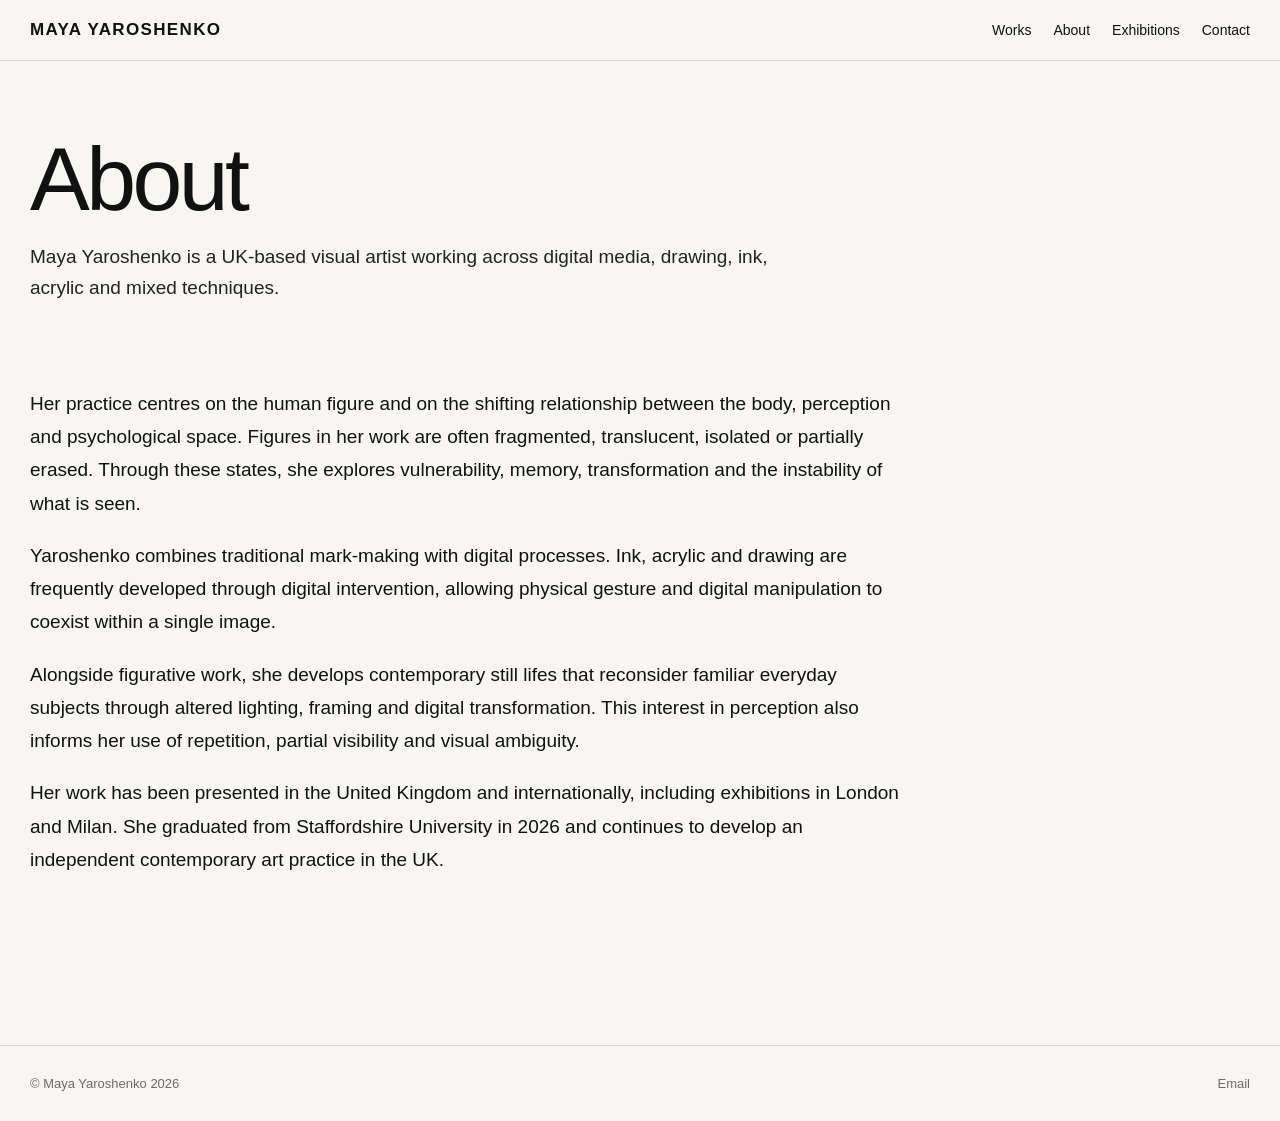
<file: about.html>
<!doctype html><html lang="en"><head>
<meta charset="utf-8"><meta name="viewport" content="width=device-width,initial-scale=1">
<title>About — Maya Yaroshenko</title><link rel="stylesheet" href="style.css"></head><body>
<header class="site-header">
<a class="brand" href="index.html">MAYA YAROSHENKO</a>
<nav class="nav"><a href="index.html">Works</a><a href="about.html">About</a><a href="exhibitions.html">Exhibitions</a><a href="contact.html">Contact</a></nav>
</header>
<main>
<section class="hero">
<h1>About</h1>
<p>Maya Yaroshenko is a UK-based visual artist working across digital media, drawing, ink, acrylic and mixed techniques.</p>
</section>

<section style="max-width:880px;font-size:19px;line-height:1.75;padding-bottom:70px">
<p>Her practice centres on the human figure and on the shifting relationship between the body, perception and psychological space. Figures in her work are often fragmented, translucent, isolated or partially erased. Through these states, she explores vulnerability, memory, transformation and the instability of what is seen.</p>

<p>Yaroshenko combines traditional mark-making with digital processes. Ink, acrylic and drawing are frequently developed through digital intervention, allowing physical gesture and digital manipulation to coexist within a single image.</p>

<p>Alongside figurative work, she develops contemporary still lifes that reconsider familiar everyday subjects through altered lighting, framing and digital transformation. This interest in perception also informs her use of repetition, partial visibility and visual ambiguity.</p>

<p>Her work has been presented in the United Kingdom and internationally, including exhibitions in London and Milan. She graduated from Staffordshire University in 2026 and continues to develop an independent contemporary art practice in the UK.</p>
</section>
</main>
<footer class="site-footer"><span>© Maya Yaroshenko 2026</span><a href="mailto:mayyadvora@gmail.com">Email</a></footer>
</body></html>
</file>
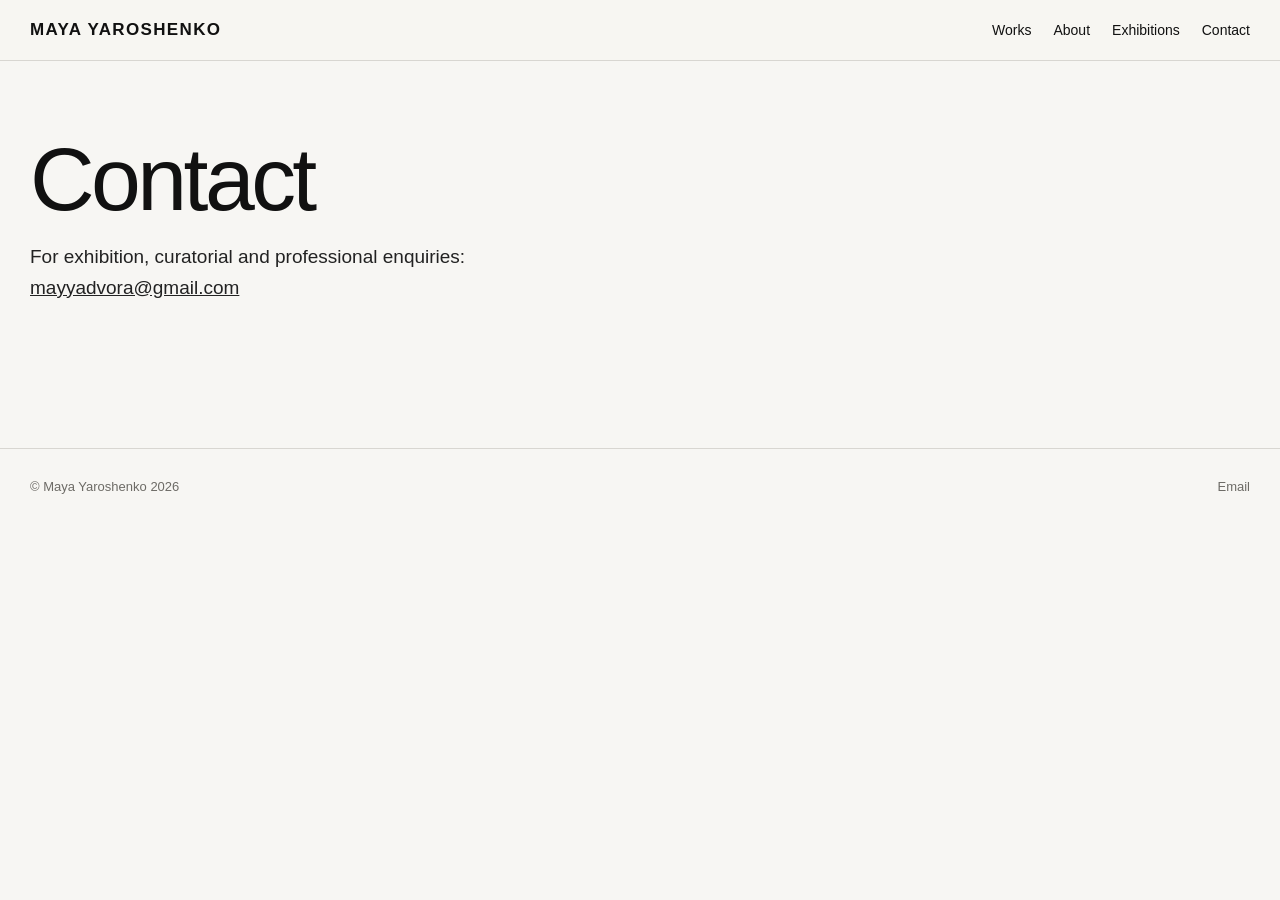
<file: contact.html>
<!doctype html><html lang="en"><head><meta charset="utf-8"><meta name="viewport" content="width=device-width,initial-scale=1"><title>Contact — Maya Yaroshenko</title><link rel="stylesheet" href="style.css"></head><body><header class="site-header">
<a class="brand" href="index.html">MAYA YAROSHENKO</a>
<nav class="nav"><a href="index.html">Works</a><a href="about.html">About</a><a href="exhibitions.html">Exhibitions</a><a href="contact.html">Contact</a></nav>
</header><main><section class="hero"><h1>Contact</h1><p>For exhibition, curatorial and professional enquiries:<br><a href="mailto:mayyadvora@gmail.com"><u>mayyadvora@gmail.com</u></a></p></section></main><footer class="site-footer"><span>© Maya Yaroshenko 2026</span><a href="mailto:mayyadvora@gmail.com">Email</a></footer></body></html>
</file>
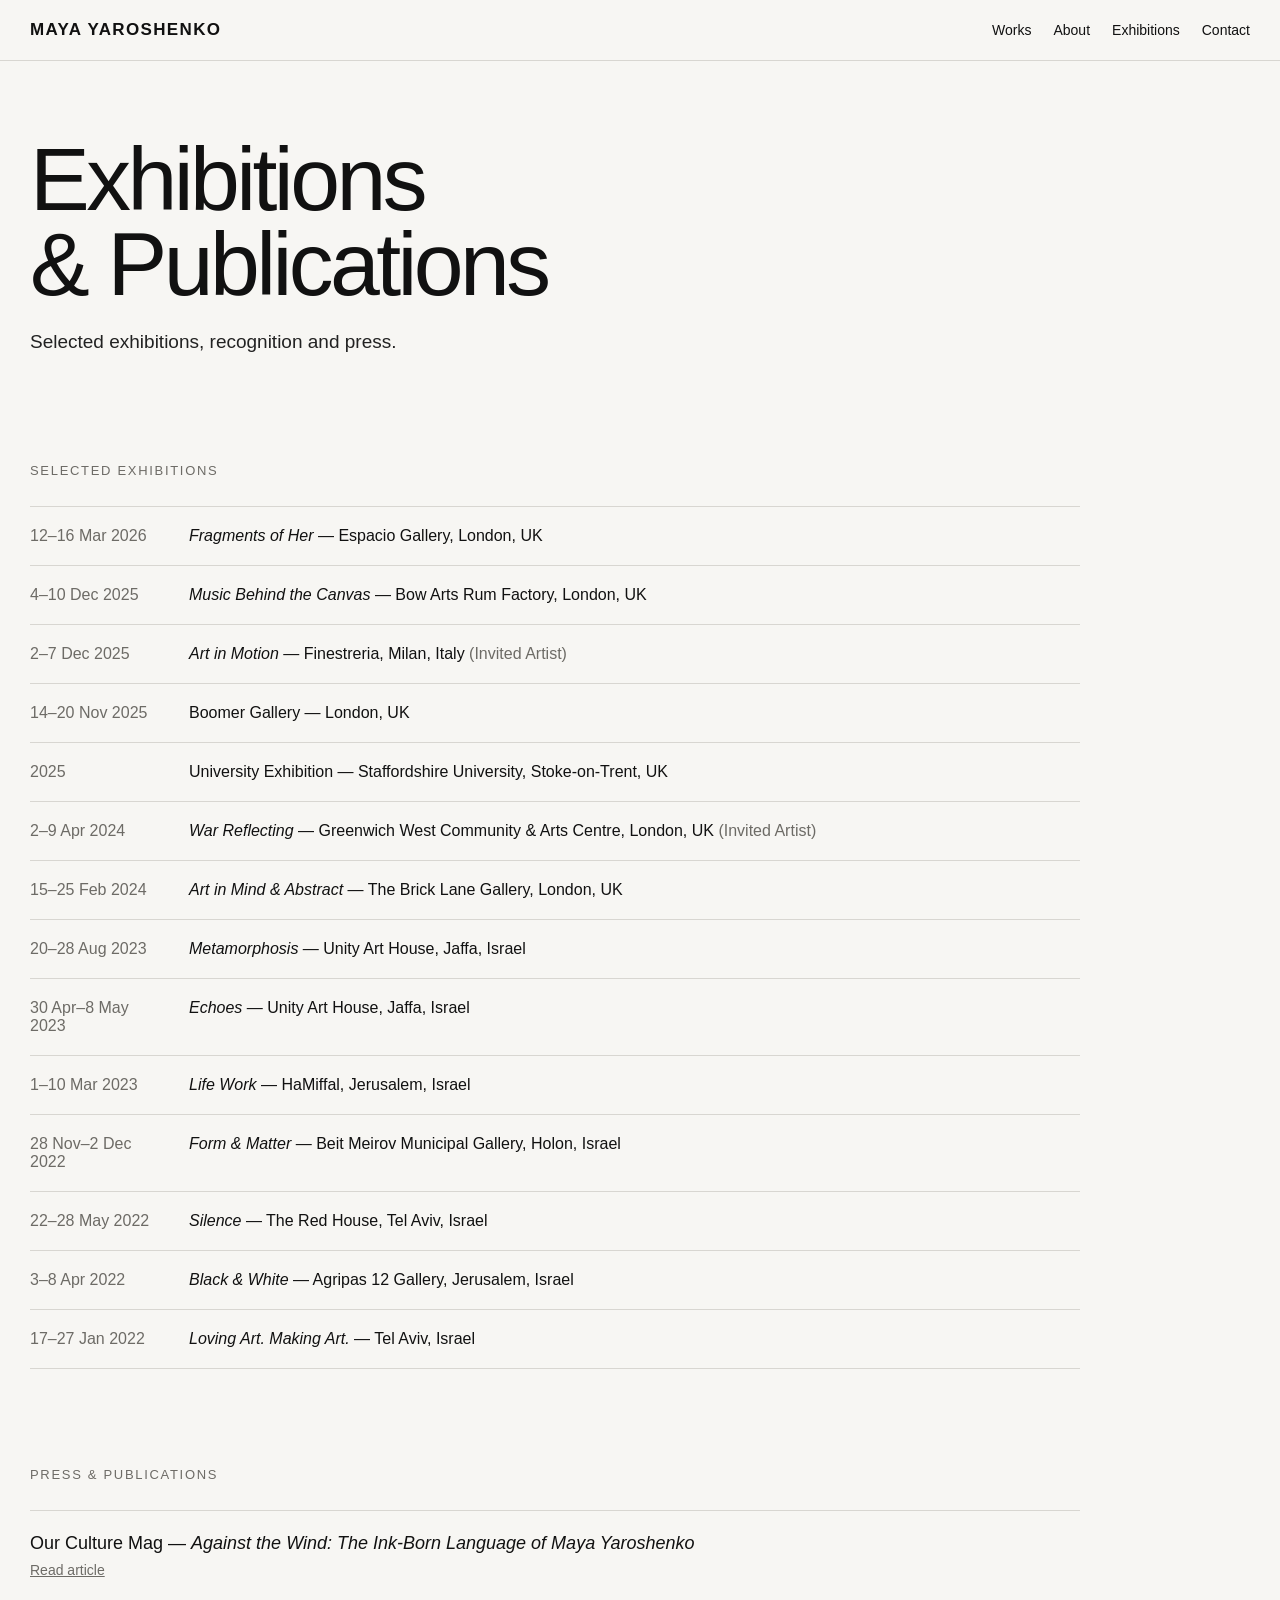
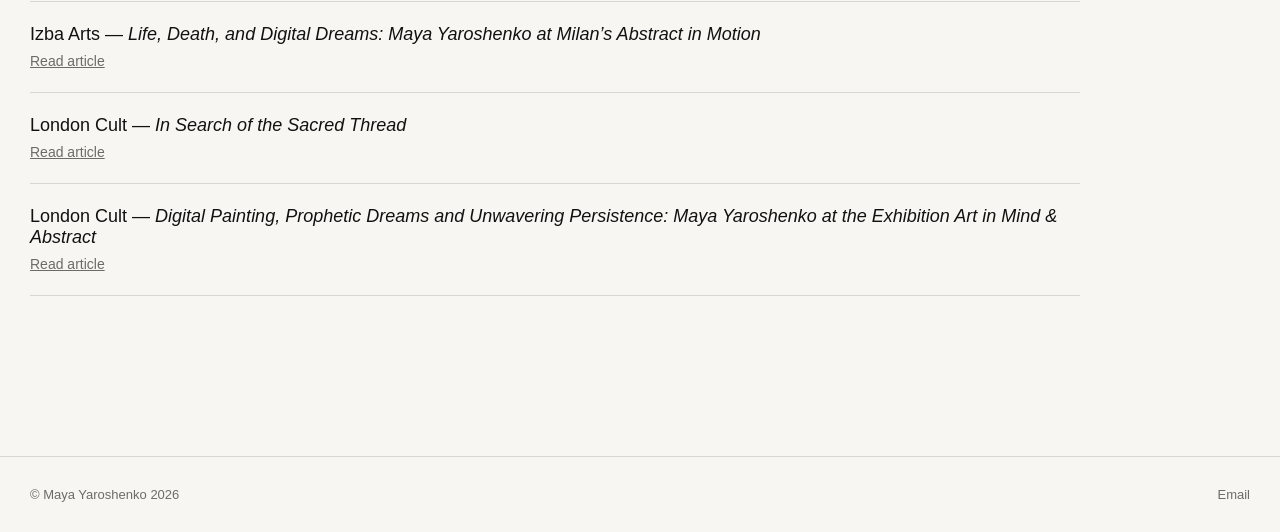
<file: exhibitions.html>
<!doctype html><html lang="en"><head>
<meta charset="utf-8"><meta name="viewport" content="width=device-width,initial-scale=1">
<title>Exhibitions & Publications — Maya Yaroshenko</title>
<link rel="stylesheet" href="style.css"></head><body>
<header class="site-header">
<a class="brand" href="index.html">MAYA YAROSHENKO</a>
<nav class="nav">
<a href="index.html">Works</a>
<a href="about.html">About</a>
<a href="exhibitions.html">Exhibitions</a>
<a href="contact.html">Contact</a>
</nav>
</header>

<main>
<section class="hero">
<h1>Exhibitions<br>& Publications</h1>
<p>Selected exhibitions, recognition and press.</p>
</section>

<div class="section-title">Selected Exhibitions</div>
<section style="max-width:1050px;padding-bottom:58px">
  <div style="display:grid;grid-template-columns:135px 1fr;gap:24px;padding:20px 0;border-top:1px solid var(--line)">
    <div style="color:var(--muted)">12–16 Mar 2026</div><div><em>Fragments of Her</em> — Espacio Gallery, London, UK</div>
  </div>
  <div style="display:grid;grid-template-columns:135px 1fr;gap:24px;padding:20px 0;border-top:1px solid var(--line)">
    <div style="color:var(--muted)">4–10 Dec 2025</div><div><em>Music Behind the Canvas</em> — Bow Arts Rum Factory, London, UK</div>
  </div>
  <div style="display:grid;grid-template-columns:135px 1fr;gap:24px;padding:20px 0;border-top:1px solid var(--line)">
    <div style="color:var(--muted)">2–7 Dec 2025</div><div><em>Art in Motion</em> — Finestreria, Milan, Italy <span style="color:var(--muted)">(Invited Artist)</span></div>
  </div>
  <div style="display:grid;grid-template-columns:135px 1fr;gap:24px;padding:20px 0;border-top:1px solid var(--line)">
    <div style="color:var(--muted)">14–20 Nov 2025</div><div>Boomer Gallery — London, UK</div>
  </div>
  <div style="display:grid;grid-template-columns:135px 1fr;gap:24px;padding:20px 0;border-top:1px solid var(--line)">
    <div style="color:var(--muted)">2025</div><div>University Exhibition — Staffordshire University, Stoke-on-Trent, UK</div>
  </div>
  <div style="display:grid;grid-template-columns:135px 1fr;gap:24px;padding:20px 0;border-top:1px solid var(--line)">
    <div style="color:var(--muted)">2–9 Apr 2024</div><div><em>War Reflecting</em> — Greenwich West Community & Arts Centre, London, UK <span style="color:var(--muted)">(Invited Artist)</span></div>
  </div>
  <div style="display:grid;grid-template-columns:135px 1fr;gap:24px;padding:20px 0;border-top:1px solid var(--line)">
    <div style="color:var(--muted)">15–25 Feb 2024</div><div><em>Art in Mind & Abstract</em> — The Brick Lane Gallery, London, UK</div>
  </div>
  <div style="display:grid;grid-template-columns:135px 1fr;gap:24px;padding:20px 0;border-top:1px solid var(--line)">
    <div style="color:var(--muted)">20–28 Aug 2023</div><div><em>Metamorphosis</em> — Unity Art House, Jaffa, Israel</div>
  </div>
  <div style="display:grid;grid-template-columns:135px 1fr;gap:24px;padding:20px 0;border-top:1px solid var(--line)">
    <div style="color:var(--muted)">30 Apr–8 May 2023</div><div><em>Echoes</em> — Unity Art House, Jaffa, Israel</div>
  </div>
  <div style="display:grid;grid-template-columns:135px 1fr;gap:24px;padding:20px 0;border-top:1px solid var(--line)">
    <div style="color:var(--muted)">1–10 Mar 2023</div><div><em>Life Work</em> — HaMiffal, Jerusalem, Israel</div>
  </div>
  <div style="display:grid;grid-template-columns:135px 1fr;gap:24px;padding:20px 0;border-top:1px solid var(--line)">
    <div style="color:var(--muted)">28 Nov–2 Dec 2022</div><div><em>Form & Matter</em> — Beit Meirov Municipal Gallery, Holon, Israel</div>
  </div>
  <div style="display:grid;grid-template-columns:135px 1fr;gap:24px;padding:20px 0;border-top:1px solid var(--line)">
    <div style="color:var(--muted)">22–28 May 2022</div><div><em>Silence</em> — The Red House, Tel Aviv, Israel</div>
  </div>
  <div style="display:grid;grid-template-columns:135px 1fr;gap:24px;padding:20px 0;border-top:1px solid var(--line)">
    <div style="color:var(--muted)">3–8 Apr 2022</div><div><em>Black & White</em> — Agripas 12 Gallery, Jerusalem, Israel</div>
  </div>
  <div style="display:grid;grid-template-columns:135px 1fr;gap:24px;padding:20px 0;border-top:1px solid var(--line);border-bottom:1px solid var(--line)">
    <div style="color:var(--muted)">17–27 Jan 2022</div><div><em>Loving Art. Making Art.</em> — Tel Aviv, Israel</div>
  </div>
</section>

<div class="section-title">Press & Publications</div>
<section style="max-width:1050px;padding-bottom:80px">
  <div style="padding:22px 0;border-top:1px solid var(--line)">
    <div style="font-size:18px;margin-bottom:7px">Our Culture Mag — <em>Against the Wind: The Ink-Born Language of Maya Yaroshenko</em></div>
    <a href="https://ourculturemag.com/2026/01/05/against-the-wind-the-ink-born-language-of-maya-yaroshenko/" target="_blank" rel="noopener" style="font-size:14px;color:var(--muted);text-decoration:underline">Read article</a>
  </div>
  <div style="padding:22px 0;border-top:1px solid var(--line)">
    <div style="font-size:18px;margin-bottom:7px">Izba Arts — <em>Life, Death, and Digital Dreams: Maya Yaroshenko at Milan’s Abstract in Motion</em></div>
    <a href="https://www.izbaarts.com/life-death-and-digital-dreams-maya-yaroshenko-at-milans-abstract-in-motion/" target="_blank" rel="noopener" style="font-size:14px;color:var(--muted);text-decoration:underline">Read article</a>
  </div>
  <div style="padding:22px 0;border-top:1px solid var(--line)">
    <div style="font-size:18px;margin-bottom:7px">London Cult — <em>In Search of the Sacred Thread</em></div>
    <a href="https://londoncult.co.uk/en/in-search-of-the-sacred-thread-contemporary-artists-looking-for-the-mystical-aspects-in-everyday-realities/" target="_blank" rel="noopener" style="font-size:14px;color:var(--muted);text-decoration:underline">Read article</a>
  </div>
  <div style="padding:22px 0;border-top:1px solid var(--line);border-bottom:1px solid var(--line)">
    <div style="font-size:18px;margin-bottom:7px">London Cult — <em>Digital Painting, Prophetic Dreams and Unwavering Persistence: Maya Yaroshenko at the Exhibition Art in Mind & Abstract</em></div>
    <a href="https://londoncult.co.uk/en/digital-painting-prophetic-dreams-and-unwavering-persistence-maya-yaroshenko-at-the-exhibition-art-in-mind-abstract/" target="_blank" rel="noopener" style="font-size:14px;color:var(--muted);text-decoration:underline">Read article</a>
  </div>
</section>
</main>

<footer class="site-footer"><span>© Maya Yaroshenko 2026</span><a href="mailto:mayyadvora@gmail.com">Email</a></footer>
</body></html>
</file>
<file: style.css>
:root{--bg:#f7f6f3;--text:#111;--muted:#6d6b66;--line:#d8d6d1;--max:1500px}
*{box-sizing:border-box}html{scroll-behavior:smooth}body{margin:0;background:var(--bg);color:var(--text);font-family:Arial,Helvetica,sans-serif;-webkit-font-smoothing:antialiased}
a{color:inherit;text-decoration:none}img{display:block;width:100%;height:auto}
.site-header{position:sticky;top:0;z-index:20;display:flex;justify-content:space-between;align-items:center;padding:20px 30px;background:rgba(247,246,243,.96);border-bottom:1px solid var(--line)}
.brand{font-size:17px;letter-spacing:.08em;font-weight:600}.nav{display:flex;gap:22px;font-size:14px}
main{max-width:var(--max);margin:0 auto;padding:0 30px 80px}
.hero{padding:76px 0 46px}.hero h1{font-size:clamp(48px,7vw,100px);line-height:.95;letter-spacing:-.04em;margin:0 0 20px;font-weight:500}
.hero p{max-width:760px;font-size:19px;line-height:1.6;color:#222}
.section-title{font-size:13px;text-transform:uppercase;letter-spacing:.13em;color:var(--muted);margin:40px 0 28px}
.works-grid{display:grid;grid-template-columns:repeat(2,minmax(0,1fr));gap:58px 34px}
.work-card img{background:#fff;max-height:820px;object-fit:contain}
.work-meta{padding-top:12px}.work-title{font-size:16px;margin-bottom:4px}.work-details{font-size:13px;color:var(--muted)}
.count{font-size:14px;color:var(--muted);margin-bottom:28px}
.site-footer{max-width:var(--max);margin:0 auto;padding:30px;border-top:1px solid var(--line);display:flex;justify-content:space-between;color:var(--muted);font-size:13px}
@media(max-width:850px){
.site-header{padding:16px 16px;align-items:flex-start}.brand{font-size:14px}.nav{gap:10px;font-size:12px;flex-wrap:wrap;justify-content:flex-end}
main{padding:0 16px 56px}.hero{padding-top:54px}.hero h1{font-size:52px}.hero p{font-size:16px;line-height:1.55}
.works-grid{grid-template-columns:1fr;gap:44px}.work-card img{max-height:none}.site-footer{padding:24px 16px 34px}
}
</file>
